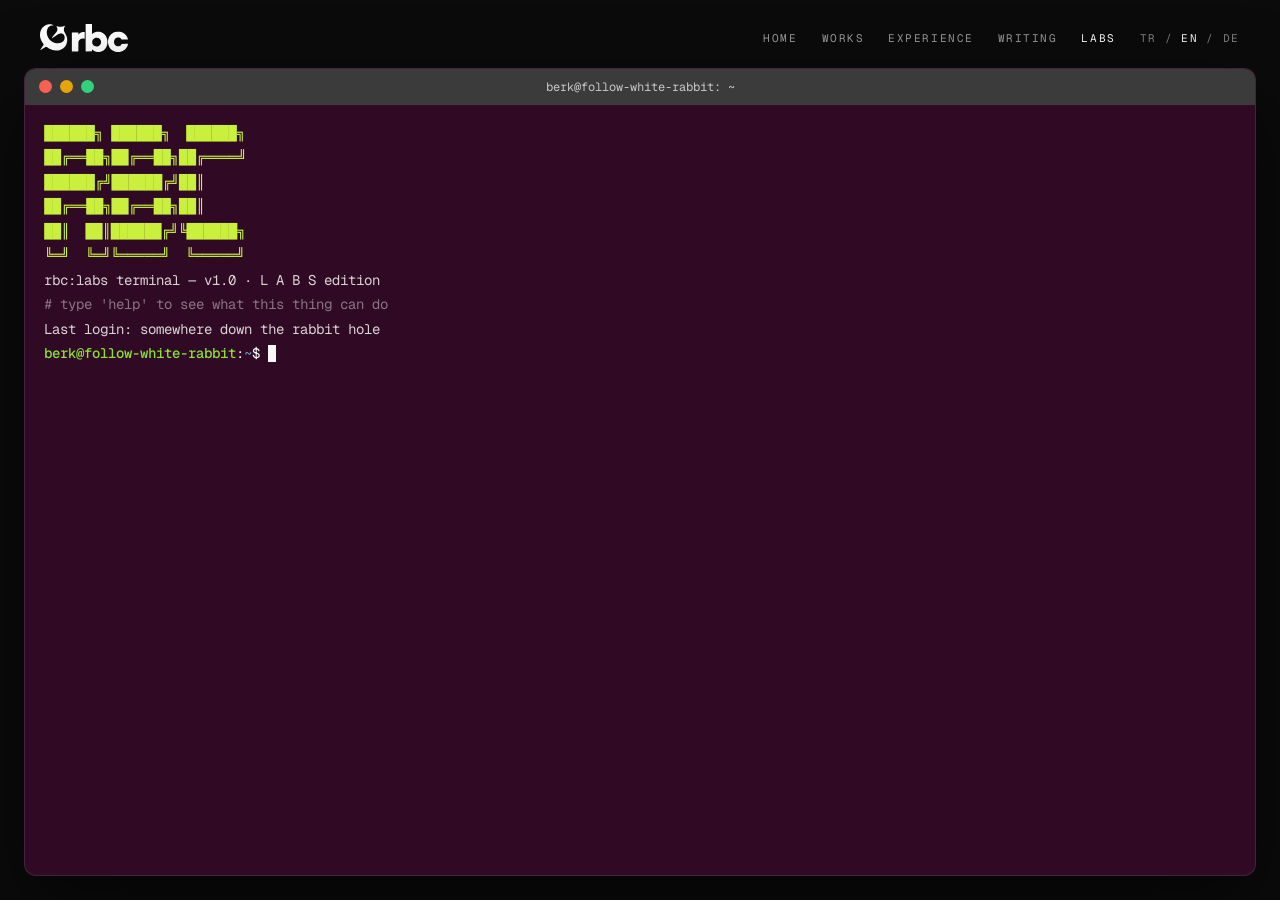
<file: labs.html>
<!doctype html>
<html lang="en">
  <head>
    <meta charset="UTF-8" />
    <meta name="viewport" content="width=device-width, initial-scale=1.0" />

    <!-- Primary SEO -->
    <title>Labs | rbclabs — follow-white-rabbit</title>
    <meta name="description" content="The rbclabs playground: a full-screen terminal on a machine called follow-white-rabbit. Click anywhere to jump through the portal." />
    <meta name="author" content="Berk Çiçek" />
    <meta name="robots" content="index, follow" />
    <link rel="canonical" href="https://berkcicekk.github.io/labs.html" />

    <!-- Open Graph -->
    <meta property="og:type" content="website" />
    <meta property="og:site_name" content="rbclabs" />
    <meta property="og:title" content="Labs | rbclabs — follow-white-rabbit" />
    <meta property="og:description" content="A full-screen terminal on a machine called follow-white-rabbit. Click anywhere to jump through the portal." />
    <meta property="og:url" content="https://berkcicekk.github.io/labs.html" />
    <meta property="og:image" content="https://berkcicekk.github.io/assets/images/og-card.jpg" />
    <meta name="twitter:card" content="summary_large_image" />
    <meta name="twitter:title" content="Labs | rbclabs — follow-white-rabbit" />
    <meta name="twitter:image" content="https://berkcicekk.github.io/assets/images/og-card.jpg" />

    <link rel="preconnect" href="https://fonts.googleapis.com" />
    <link rel="preconnect" href="https://fonts.gstatic.com" crossorigin />
    <link href="https://fonts.googleapis.com/css2?family=Geist:wght@400;500;600;700&family=Geist+Mono:wght@400;500&display=swap" rel="stylesheet" />
    <link rel="icon" href="favicon.svg" type="image/svg+xml" />
    <link rel="apple-touch-icon" href="favicon-180.png" />
    <link rel="stylesheet" href="css/tailwind.css?v=20261107" />
    <link rel="stylesheet" href="css/site.css?v=20261107" />
    <style>
      html, body { height: 100%; }
      body { overflow: hidden; }

      /* Terminal window */
      #term {
        background: #300A24;
        border-radius: .75rem;
        border: 1px solid rgba(247,247,245,.1);
        box-shadow: 0 30px 80px rgba(0,0,0,.6);
        display: flex; flex-direction: column;
        overflow: hidden;
        transform-origin: var(--ox, 50%) var(--oy, 50%);
        will-change: transform, filter;
      }
      .term-bar { display: flex; align-items: center; gap: .5rem; background: #3b3b3b; padding: .55rem .9rem; flex: none; }
      .term-dot { height: 13px; width: 13px; border-radius: 999px; }
      .term-title { margin-left: auto; margin-right: auto; font-family: 'Geist Mono', monospace; font-size: 12px; color: rgba(247,247,245,.75); }
      .term-bar .spacer { width: 55px; }
      #term-body {
        flex: 1; overflow-y: auto; padding: 1rem 1.2rem;
        font-family: 'Geist Mono', ui-monospace, monospace;
        font-size: 14px; line-height: 1.75; color: #F7F7F5;
        white-space: pre-wrap; word-break: break-word;
      }
      #term-body .u { color: #8AE234; font-weight: 500; }  /* user@host */
      #term-body .p { color: #729FCF; }                     /* path */
      #term-body .c { color: rgba(247,247,245,.45); }       /* comments */
      #term-body .o { color: rgba(247,247,245,.85); }       /* output */
      #term-body .sig { color: #C8F03C; }
      .cursor { display: inline-block; width: 8px; height: 17px; background: #F7F7F5; vertical-align: text-bottom; animation: blink 1s steps(1) infinite; }
      @keyframes blink { 50% { opacity: 0; } }

      /* Entry cover: hides the page until the dot reveal plays */
      #reveal-cover { position: fixed; inset: 0; z-index: 94; background: #0B0B0C; pointer-events: none; }
      @media (prefers-reduced-motion: reduce) { .cursor { animation: none; } }
    </style>
  </head>
  <body class="flex h-full flex-col font-sans antialiased">

    <!-- ===== NAV ===== -->
    <header class="mx-auto flex w-full max-w-[1440px] flex-none items-center justify-between px-6 pt-6 sm:px-10">
      <a href="index.html" class="flex items-center gap-2.5" aria-label="rbclabs home">
        <img src="assets/images/rbc-yatay-beyaz.svg" alt="rbclabs" class="h-7 w-auto object-contain" />
      </a>
      <div class="flex items-center gap-6">
        <nav aria-label="Main navigation" class="micro hidden items-center gap-6 text-paper/60 md:flex">
          <a href="index.html" data-i18n="nav.home" class="transition-colors hover:text-paper">Home</a>
          <a href="projects.html" data-i18n="nav.work" class="transition-colors hover:text-paper">Works</a>
          <a href="experience.html" data-i18n="nav.experience" class="transition-colors hover:text-paper">Experience</a>
          <a href="writing.html" data-i18n="nav.writing" class="transition-colors hover:text-paper">Writing</a>
          <a href="labs.html" data-i18n="nav.labs" class="text-paper">Labs</a>
        </nav>
        <div class="micro flex items-center gap-2 text-paper/50">
          <button type="button" data-lang="tr" class="transition-colors hover:text-paper">TR</button><span>/</span><button type="button" data-lang="en" class="text-paper transition-colors">EN</button><span>/</span><button type="button" data-lang="de" class="transition-colors hover:text-paper">DE</button>
        </div>
        <button id="menu-toggle" type="button" aria-label="Open menu" aria-expanded="false" class="grid h-9 w-9 place-items-center rounded-full border border-paper/15 md:hidden">
          <svg xmlns="http://www.w3.org/2000/svg" class="h-4 w-4" fill="none" viewBox="0 0 24 24" stroke="currentColor" stroke-width="2"><path stroke-linecap="round" d="M4 7h16M4 12h16M4 17h16"/></svg>
        </button>
      </div>
    </header>
    <nav id="mobile-menu" aria-label="Mobile navigation" class="micro mx-auto hidden w-full max-w-[1440px] flex-none flex-col gap-1 px-6 pt-4 text-paper/80 md:hidden">
      <a href="index.html" data-i18n="nav.home" class="py-2">Home</a>
      <a href="projects.html" data-i18n="nav.work" class="py-2">Works</a>
      <a href="experience.html" data-i18n="nav.experience" class="py-2">Experience</a>
      <a href="writing.html" data-i18n="nav.writing" class="py-2">Writing</a>
      <a href="labs.html" data-i18n="nav.labs" class="py-2 text-paper">Labs</a>
    </nav>

    <!-- ===== TERMINAL ===== -->
    <main class="mx-auto flex w-full max-w-[1440px] flex-1 flex-col px-4 pb-4 pt-4 sm:px-6 sm:pb-6">
      <div id="term" class="flex-1" aria-label="Interactive terminal on machine follow-white-rabbit">
        <div class="term-bar">
          <span class="term-dot" style="background:#f66151"></span>
          <span class="term-dot" style="background:#e5a50a"></span>
          <span class="term-dot" style="background:#33d17a"></span>
          <span class="term-title">berk@follow-white-rabbit: ~</span>
          <span class="spacer"></span>
        </div>
        <div id="term-body"></div>
      </div>
    </main>

    <div id="reveal-cover" aria-hidden="true"></div>

    <script>
      window.pageTranslations = { en: {}, tr: {}, de: {} };
    </script>
    <script src="js/shared.js"></script>
    <script src="js/labs-transition.js"></script>
    <script src="js/labs-terminal.js"></script>
  </body>
</html>
</file>
<file: css/site.css>
/* rbclabs — shared styles (RBC Labs brand kit) */

/* Cross-page view transitions (progressive enhancement, Chromium 126+) */
@media (prefers-reduced-motion: no-preference) {
  @view-transition { navigation: auto; }
  ::view-transition-old(root) { animation-duration: .25s; }
  ::view-transition-new(root) { animation-duration: .25s; }
}

html { scroll-behavior: smooth; }
html.lenis, html.lenis body { height: auto; }
.lenis.lenis-smooth { scroll-behavior: auto !important; }
.lenis.lenis-smooth [data-lenis-prevent] { overscroll-behavior: contain; }
.lenis.lenis-stopped { overflow: hidden; }
body { background: #0B0B0C; color: #F7F7F5; }
::selection { background: #C8F03C; color: #0B0B0C; }

.display { letter-spacing: -0.045em; line-height: 0.92; }
.serif-accent { font-family: 'Instrument Serif', Georgia, serif; font-style: italic; font-weight: 400; letter-spacing: -0.01em; }
.micro { font-family: 'Geist Mono', ui-monospace, monospace; font-size: 11px; letter-spacing: .14em; text-transform: uppercase; }

/* Scroll reveal */
[data-reveal] { opacity: 0; transform: translateY(26px); transition: opacity .8s cubic-bezier(.2,.7,.2,1), transform .8s cubic-bezier(.2,.7,.2,1); transition-delay: var(--d, 0ms); }
[data-reveal].is-in { opacity: 1; transform: none; }
@media (prefers-reduced-motion: reduce) { [data-reveal] { opacity: 1; transform: none; transition: none; } }

/* Wordmark decode effect */
.wm-char { display: inline-block; text-align: center; }
.wm-glitch { color: #C8F03C; text-shadow: 0 0 22px rgba(200, 240, 60, .35); }

/* Thin list rows */
.row-line { border-top: 1px solid rgba(247,247,245,.14); }
.row-line:last-child { border-bottom: 1px solid rgba(247,247,245,.14); }

/* Worked-with partners: brand colors on hover */
.partner { transition: color .3s ease; }
.partner-erasmus:hover { color: #2E6FD4; }
.partner-siber:hover .sv-red { color: #E30A17; }
.partner-siber:hover .sv-white { color: #F7F7F5; }
.partner-stellar:hover { color: #FDDA24; }
.partner-siber .sv-red, .partner-siber .sv-white { transition: color .3s ease; }

/* Giant footer marquee (home only) */
@keyframes bigmarquee { from { transform: translateX(0); } to { transform: translateX(-50%); } }
.bigmarquee-track { animation: bigmarquee 22s linear infinite; }
@media (prefers-reduced-motion: reduce) { .bigmarquee-track { animation: none; } }
</file>
